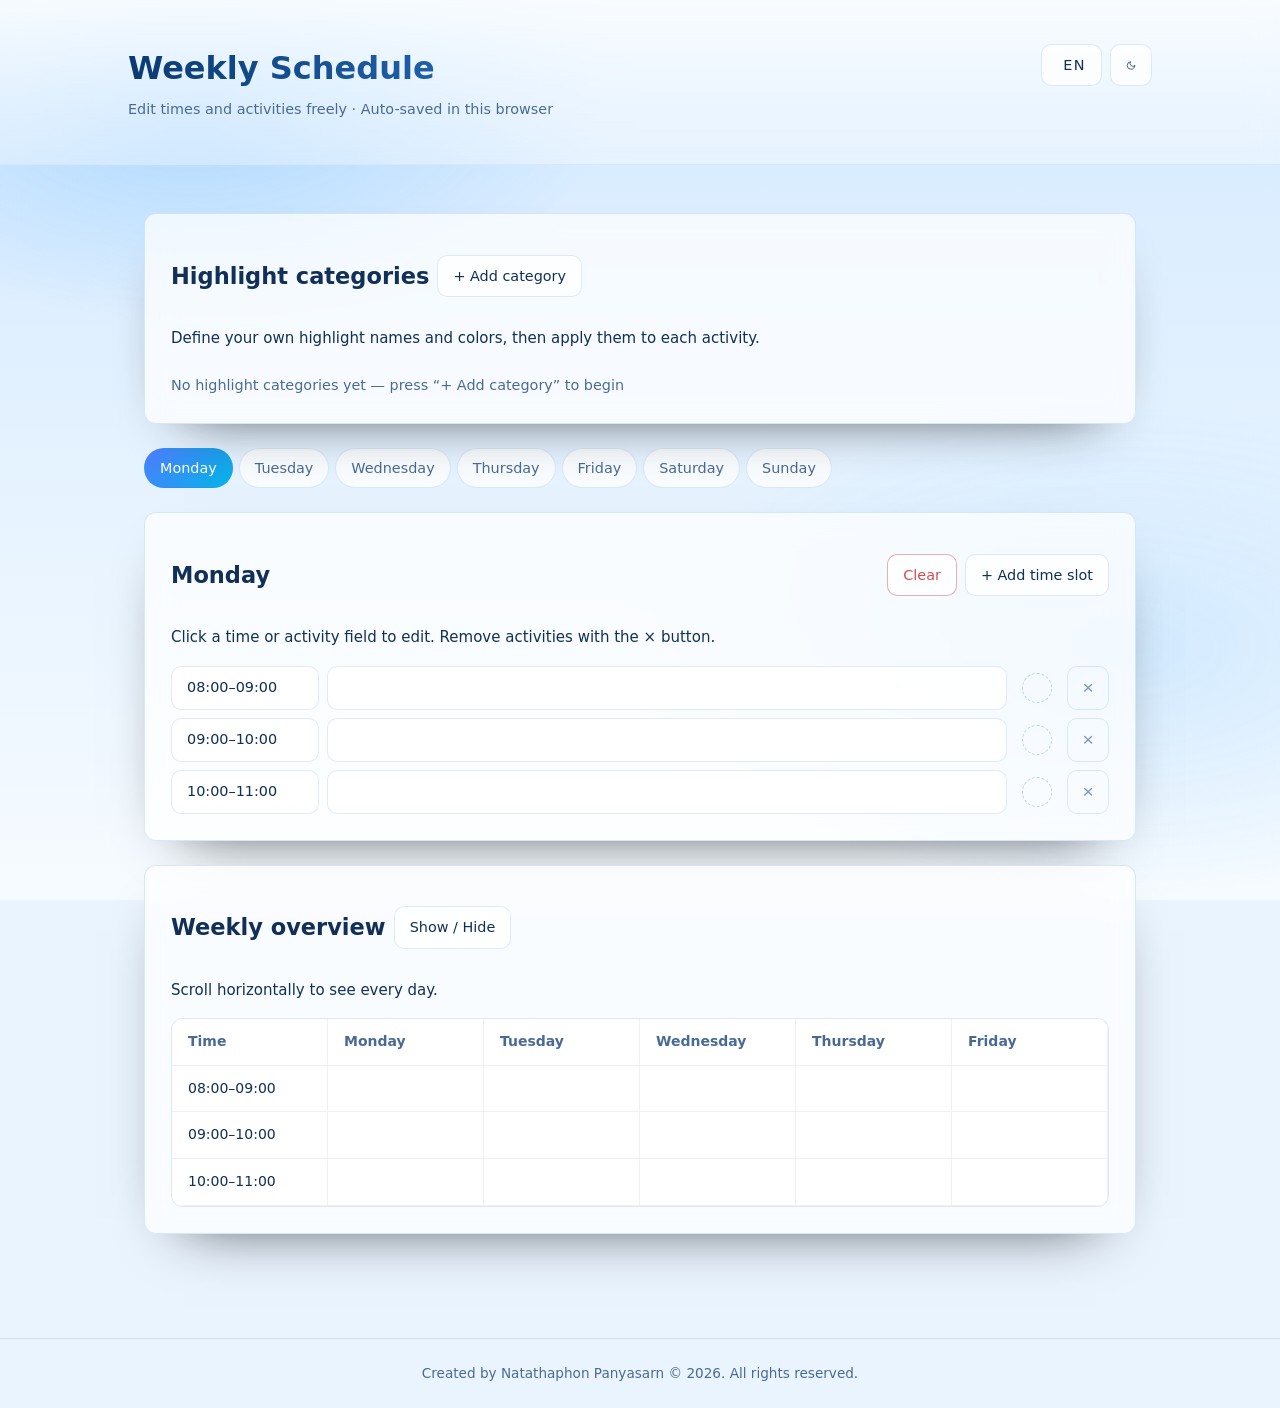
<file: index.html>
<!doctype html>
<html lang="en">
<head>
    <meta charset="utf-8">
    <meta name="viewport" content="width=device-width,initial-scale=1">
    <title>Weekly Schedule</title>
    <link rel="stylesheet" href="style.css">
    <script>try{var t=localStorage.getItem('lifeScheduleTheme');document.documentElement.dataset.theme=(t==='dark'||t==='light')?t:(window.matchMedia('(prefers-color-scheme: dark)').matches?'dark':'light')}catch(e){document.documentElement.dataset.theme='dark'}</script>
</head>
<body>
    <header>
        <div class="wrap header-inner">
            <div class="header-text">
                <h1 data-i18n="heading">Weekly Schedule</h1>
                <p data-i18n="subtitle">Edit times and activities freely &middot; Auto-saved in this browser</p>
            </div>
            <div class="header-actions">
                <button class="btn lang-toggle" id="langToggle" type="button" title="Switch language (EN / TH)" aria-label="Switch language (EN / TH)">
                    <svg viewBox="0 0 24 24" fill="none" stroke="currentColor" stroke-width="1.75" stroke-linecap="round" stroke-linejoin="round" aria-hidden="true"><circle cx="12" cy="12" r="9"/><path d="M3 12h18"/><path d="M12 3c2.6 2.8 2.6 15.2 0 18M12 3c-2.6 2.8-2.6 15.2 0 18"/></svg>
                    <span id="langLabel">EN</span>
                </button>
                <button class="btn theme-toggle" id="themeToggle" type="button" aria-label="Toggle theme" title="Toggle theme" aria-pressed="false">
                    <svg class="icon-moon" viewBox="0 0 24 24" fill="none" stroke="currentColor" stroke-width="1.75" stroke-linecap="round" stroke-linejoin="round" aria-hidden="true"><path d="M21 12.79A9 9 0 1 1 11.21 3 7 7 0 0 0 21 12.79z"/></svg>
                    <svg class="icon-sun" viewBox="0 0 24 24" fill="none" stroke="currentColor" stroke-width="1.75" stroke-linecap="round" stroke-linejoin="round" aria-hidden="true"><circle cx="12" cy="12" r="4"/><path d="M12 2v2M12 20v2M4.93 4.93l1.41 1.41M17.66 17.66l1.41 1.41M2 12h2M20 12h2M6.34 17.66l-1.41 1.41M19.07 4.93l-1.41 1.41"/></svg>
                </button>
            </div>
        </div>
    </header>

    <main class="main">
        <section class="panel cat-panel">
            <div class="head">
                <h2 data-i18n="catTitle">Highlight categories</h2>
                <button class="btn" id="addCat" type="button" data-i18n="addCategory">&plus; Add category</button>
            </div>
            <p class="small" data-i18n="catHelp">Define your own highlight names and colors, then apply them to each activity.</p>
            <div class="cat-list" id="catList"></div>
        </section>

        <div class="tabs" id="tabs"></div>

        <section class="panel">
            <div class="head">
                <h2 id="dayTitle">Monday</h2>
                <div class="head-actions">
                    <button class="btn btn-danger" id="clear" data-i18n="clear">Clear</button>
                    <button class="btn" id="addRow" data-i18n="addRow">&plus; Add time slot</button>
                </div>
            </div>
            <p class="small" data-i18n="editorHelp">Click a time or activity field to edit. Remove activities with the &times; button.</p>
            <div class="items" id="editor"></div>
        </section>

        <section class="panel">
            <div class="head">
                <h2 data-i18n="overviewTitle">Weekly overview</h2>
                <button class="btn" id="toggle" data-i18n="showHide">Show / Hide</button>
            </div>
            <p class="small" data-i18n="overviewHelp">Scroll horizontally to see every day.</p>
            <div class="tablewrap" id="overview"></div>
        </section>
    </main>

    <footer>
        <div class="wrap footer-inner">
            <p>Created by Natathaphon Panyasarn &copy; <span id="currentYear"></span>. All rights reserved.</p>
        </div>
    </footer>

    <script src="script.js"></script>
</body>
</html>
</file>
<file: style.css>
:root {
    --bg: #000000;
    --bg-top: #000000;
    --bg-bottom: #000000;
    --panel: rgba(10, 8, 24, 0.55);
    --panel-border: rgba(150, 125, 255, 0.16);
    --btn-bg: rgba(255, 255, 255, 0.045);
    --input-bg: rgba(3, 2, 10, 0.66);
    --thead-bg: rgba(5, 3, 15, 0.94);
    --sticky-bg: rgba(5, 3, 15, 0.94);
    --popover-bg: rgba(7, 4, 20, 0.96);
    --ink: #ece7ff;
    --muted: #9d93c8;
    --faint: #6a6294;
    --line: rgba(150, 125, 255, 0.14);
    --line-soft: rgba(150, 125, 255, 0.08);
    --line-strong: rgba(150, 125, 255, 0.34);
    --accent: #8b5cff;
    --accent-2: #22d3ee;
    --accent-3: #ffd479;
    --accent-ink: #ffffff;
    --header-bg1: rgba(5, 3, 15, 0.82);
    --header-bg2: rgba(5, 3, 15, 0.25);
    --danger: #ff8a8a;
    --danger-bg: rgba(255, 138, 138, 0.12);
    --scroll-thumb: rgba(150, 125, 255, 0.3);
    --scroll-thumb-hover: rgba(150, 125, 255, 0.52);
    --glow-cyan: 0 0 18px -4px rgba(34, 211, 238, 0.6);
    --nebula-1: rgba(88, 28, 220, 0.38);
    --nebula-2: rgba(10, 32, 130, 0.36);
    --nebula-3: rgba(150, 60, 255, 0.22);
    --nebula-opacity: 0.75;
    --star: rgba(255, 255, 255, 0.95);
    --star-2: rgba(180, 210, 255, 0.85);
    --star-opacity: 0.9;
    --radius: 12px;
    --radius-sm: 10px;
    --sp-1: 4px;
    --sp-2: 8px;
    --sp-3: 12px;
    --sp-4: 16px;
    --sp-5: 24px;
    --sp-6: 32px;
    --ease: cubic-bezier(0.4, 0, 0.2, 1);
}

[data-theme="light"] {
    --bg: #eaf4ff;
    --bg-top: #d3e9ff;
    --bg-bottom: #f6fbff;
    --panel: rgba(255, 255, 255, 0.72);
    --panel-border: rgba(90, 140, 205, 0.2);
    --btn-bg: rgba(255, 255, 255, 0.72);
    --input-bg: rgba(255, 255, 255, 0.9);
    --thead-bg: rgba(255, 255, 255, 0.93);
    --sticky-bg: rgba(255, 255, 255, 0.95);
    --popover-bg: rgba(255, 255, 255, 0.97);
    --ink: #123057;
    --muted: #4a6a95;
    --faint: #7d95b8;
    --line: rgba(90, 140, 205, 0.18);
    --line-soft: rgba(90, 140, 205, 0.11);
    --line-strong: rgba(90, 140, 205, 0.38);
    --accent: #4f7cff;
    --accent-2: #02b5e8;
    --accent-3: #f0a92b;
    --accent-ink: #ffffff;
    --header-bg1: rgba(255, 255, 255, 0.84);
    --header-bg2: rgba(255, 255, 255, 0.35);
    --danger: #d94a4a;
    --danger-bg: rgba(217, 74, 74, 0.1);
    --scroll-thumb: rgba(90, 140, 205, 0.3);
    --scroll-thumb-hover: rgba(90, 140, 205, 0.52);
    --glow-cyan: 0 0 18px -4px rgba(2, 181, 232, 0.45);
    --nebula-1: rgba(150, 205, 255, 0.7);
    --nebula-2: rgba(255, 255, 255, 0.95);
    --nebula-3: rgba(190, 225, 255, 0.65);
    --nebula-opacity: 0.85;
    --star: rgba(120, 170, 230, 0.5);
    --star-2: rgba(90, 140, 205, 0.42);
    --star-opacity: 0.16;
}

* { box-sizing: border-box; }
html { -webkit-text-size-adjust: 100%; }
body {
    margin: 0;
    min-height: 100vh;
    color: var(--ink);
    background-color: var(--bg);
    background-image: linear-gradient(180deg, var(--bg-top), var(--bg-bottom));
    background-attachment: fixed;
    font-family: "Inter", ui-sans-serif, system-ui, -apple-system, sans-serif;
    font-size: 15px;
    line-height: 1.55;
}

body::before, body::after {
    content: "";
    position: fixed;
    inset: 0;
    z-index: 0;
    pointer-events: none;
}

body::before {
    background-image:
        radial-gradient(1px 1px at 20% 30%, var(--star), transparent 60%),
        radial-gradient(1px 1px at 75% 15%, var(--star-2), transparent 60%),
        radial-gradient(1.5px 1.5px at 40% 70%, var(--star), transparent 60%),
        radial-gradient(1px 1px at 85% 65%, var(--star), transparent 60%);
    background-size: 260px 260px;
    opacity: var(--star-opacity);
    animation: twinkle 7s ease-in-out infinite;
}

body::after {
    background-image:
        radial-gradient(46% 34% at 15% 12%, var(--nebula-1), transparent 70%),
        radial-gradient(52% 38% at 88% 72%, var(--nebula-3), transparent 72%);
    opacity: var(--nebula-opacity);
    animation: drift 26s ease-in-out infinite alternate;
}

@keyframes twinkle {
    0%, 100% { opacity: calc(var(--star-opacity) * 0.55); }
    50% { opacity: var(--star-opacity); }
}

@keyframes drift {
    0% { transform: translate3d(0, 0, 0) scale(1); }
    100% { transform: translate3d(0, -1.5%, 0) scale(1.06); }
}

header, .main { position: relative; z-index: 1; }
header {
    background: linear-gradient(180deg, var(--header-bg1), var(--header-bg2));
    backdrop-filter: blur(14px);
    border-bottom: 1px solid var(--line);
    padding: clamp(26px, 4vw, 44px) var(--sp-4);
}

.wrap { max-width: 1024px; margin: 0 auto; }
.header-inner { position: relative; }
.header-text h1, .header-text p { padding-right: 7.5rem; }
.header-actions { position: absolute; top: 0; right: 0; display: flex; gap: var(--sp-2); align-items: center; }

.theme-toggle, .lang-toggle {
    background: var(--btn-bg);
    border: 1px solid var(--line);
    color: var(--ink);
    cursor: pointer;
    display: inline-flex;
    align-items: center;
    justify-content: center;
}
.theme-toggle { width: 42px; height: 42px; border-radius: 50%; padding: 0; }
.theme-toggle svg { width: 19px; height: 19px; }
.theme-toggle .icon-sun { display: none; }
[data-theme="dark"] .theme-toggle .icon-moon { display: none; }
[data-theme="dark"] .theme-toggle .icon-sun { display: block; }

.lang-toggle { height: 42px; padding: 0 14px; border-radius: 999px; font-weight: 650; font-size: 0.8rem; letter-spacing: 0.1em; gap: 7px; }

h1 {
    margin: 0;
    font-size: clamp(1.45rem, 3.4vw, 2rem);
    font-weight: 650;
    background: linear-gradient(92deg, #ffffff 0%, #c3b0ff 55%, #7fe9ff 100%);
    -webkit-background-clip: text;
    background-clip: text;
    color: transparent;
}
[data-theme="light"] h1 {
    background: linear-gradient(92deg, #0b3a72, #2f7fd6 55%, #38c6e8);
    -webkit-background-clip: text;
    background-clip: text;
    color: transparent;
}

header p { color: var(--muted); margin: var(--sp-1) 0 0; font-size: 0.9rem; }

.main { max-width: 1024px; margin: 0 auto; padding: clamp(28px, 4.5vw, 48px) var(--sp-4); }
.panel {
    background: var(--panel);
    border: 1px solid var(--panel-border);
    border-radius: var(--radius);
    backdrop-filter: blur(14px);
    box-shadow: 0 24px 60px -40px rgba(0, 0, 0, 0.9);
    padding: clamp(18px, 2.6vw, 26px);
    margin-bottom: var(--sp-5);
}

.tabs, .head { display: flex; gap: var(--sp-2); flex-wrap: wrap; align-items: center; }
.head-actions { display: flex; gap: var(--sp-2); align-items: center; margin-left: auto; }

.btn, input:not([type="file"]) {
    font: inherit;
    color: var(--ink);
    border: 1px solid var(--line);
    border-radius: var(--radius-sm);
    font-size: 0.9rem;
    padding: 9px 15px;
    background: var(--btn-bg);
    cursor: pointer;
    display: inline-flex;
    align-items: center;
    justify-content: center;
    gap: 6px;
}
input[type="file"], input[hidden] { display: none; }
.btn:hover { border-color: var(--accent-2); box-shadow: var(--glow-cyan); }

.btn-danger { color: var(--danger); border-color: color-mix(in srgb, var(--danger) 45%, transparent); }
.btn-danger:hover { color: var(--danger); border-color: var(--danger); background: var(--danger-bg); box-shadow: none; }

.tabs { margin-bottom: var(--sp-5); gap: 6px; }
.tab { padding: 8px 15px; color: var(--muted); border-radius: 999px; }
.tab.active { background: linear-gradient(135deg, var(--accent), var(--accent-2)); color: var(--accent-ink); border-color: transparent; }

.cat-list { display: grid; gap: var(--sp-2); margin-top: var(--sp-4); }
.cat-row { display: grid; grid-template-columns: 50px minmax(0, 1fr) 42px; gap: var(--sp-2); align-items: stretch; }
.cat-row .cat-color { width: 100%; min-height: 44px; padding: 4px; cursor: pointer; border-radius: var(--radius-sm); }
.cat-row .cat-name { width: 100%; min-height: 44px; background: var(--input-bg); }
.cat-empty { color: var(--muted); font-size: 0.9rem; margin: var(--sp-2) 0 0; }

.items { display: grid; gap: var(--sp-2); margin-top: var(--sp-4); }
.item {
    display: grid;
    grid-template-columns: 148px minmax(0, 1fr) 44px 42px;
    gap: var(--sp-2);
    align-items: stretch;
    border-radius: var(--radius-sm);
    transition: background 0.15s var(--ease), box-shadow 0.15s var(--ease);
}
.item input { width: 100%; min-height: 44px; background: var(--input-bg); }
.item.has-cat { background: color-mix(in srgb, var(--cell) 12%, transparent); box-shadow: inset 3px 0 0 0 var(--cell); }
.item.has-cat .task { background: color-mix(in srgb, var(--cell) 20%, var(--input-bg)); }

.cat-dot {
    width: 30px; height: 30px; padding: 0; border-radius: 50%; cursor: pointer;
    border: 1.5px dashed var(--line-strong); background: transparent; justify-self: center; align-self: center;
}
.cat-dot.set { border-style: solid; border-color: var(--dot); background: radial-gradient(circle at 34% 30%, #ffffffcc, var(--dot) 62%); }

.cat-popover {
    position: fixed;
    z-index: 60;
    min-width: 210px;
    max-width: 280px;
    max-height: 300px;
    overflow-y: auto;
    display: flex;
    flex-direction: column;
    gap: 2px;
    padding: 6px;
    background: var(--popover-bg);
    border: 1px solid var(--line-strong);
    border-radius: var(--radius-sm);
    box-shadow: 0 22px 55px -26px rgba(0, 0, 0, 0.95);
    backdrop-filter: blur(14px);
    animation: pop-in 0.12s var(--ease);
}
@keyframes pop-in {
    from { opacity: 0; transform: translateY(-4px); }
    to { opacity: 1; transform: translateY(0); }
}
.cat-opt {
    display: flex;
    align-items: center;
    gap: 10px;
    width: 100%;
    padding: 8px 10px;
    border: 1px solid transparent;
    border-radius: 8px;
    background: transparent;
    color: var(--ink);
    font: inherit;
    font-size: 0.875rem;
    text-align: left;
    cursor: pointer;
}
.cat-opt:hover { background: var(--btn-bg); border-color: var(--line); }
.cat-opt.selected { border-color: var(--accent-2); background: var(--btn-bg); }
.swatch {
    flex: none;
    width: 16px;
    height: 16px;
    border-radius: 50%;
    background: radial-gradient(circle at 34% 30%, #ffffffcc, var(--dot) 62%);
    box-shadow: inset 0 0 0 1px var(--line-strong);
}
.swatch.none { background: transparent; border: 1.5px dashed var(--line-strong); }

.hidden { display: none !important; }

.del { background: transparent; color: var(--faint); border: 1px solid var(--line); border-radius: var(--radius-sm); cursor: pointer; font-size: 1.2rem; }
.del:hover { color: var(--danger); border-color: var(--danger); background: var(--danger-bg); }

.tablewrap { overflow: auto; margin-top: var(--sp-4); border: 1px solid var(--panel-border); border-radius: var(--radius); background: var(--input-bg); max-height: 640px; }
table { width: 100%; border-collapse: separate; border-spacing: 0; font-size: 0.875rem; }
th, td { text-align: left; padding: 12px 16px; min-width: 156px; border-right: 1px solid var(--line-soft); border-bottom: 1px solid var(--line-soft); white-space: nowrap; }
th { position: sticky; top: 0; z-index: 2; background: var(--thead-bg); color: var(--muted); }
th:first-child, td:first-child { position: sticky; left: 0; z-index: 1; background: var(--sticky-bg); }
td.has-cat { background: color-mix(in srgb, var(--cell) 16%, transparent); box-shadow: inset 3px 0 0 0 var(--cell); }
tr:hover td.has-cat { background: color-mix(in srgb, var(--cell) 26%, transparent); }

footer { text-align: center; padding: var(--sp-5) var(--sp-4); margin-top: var(--sp-6); border-top: 1px solid var(--line); }
.footer-inner p { margin: 0; font-size: 0.85rem; color: var(--muted); }
</file>
